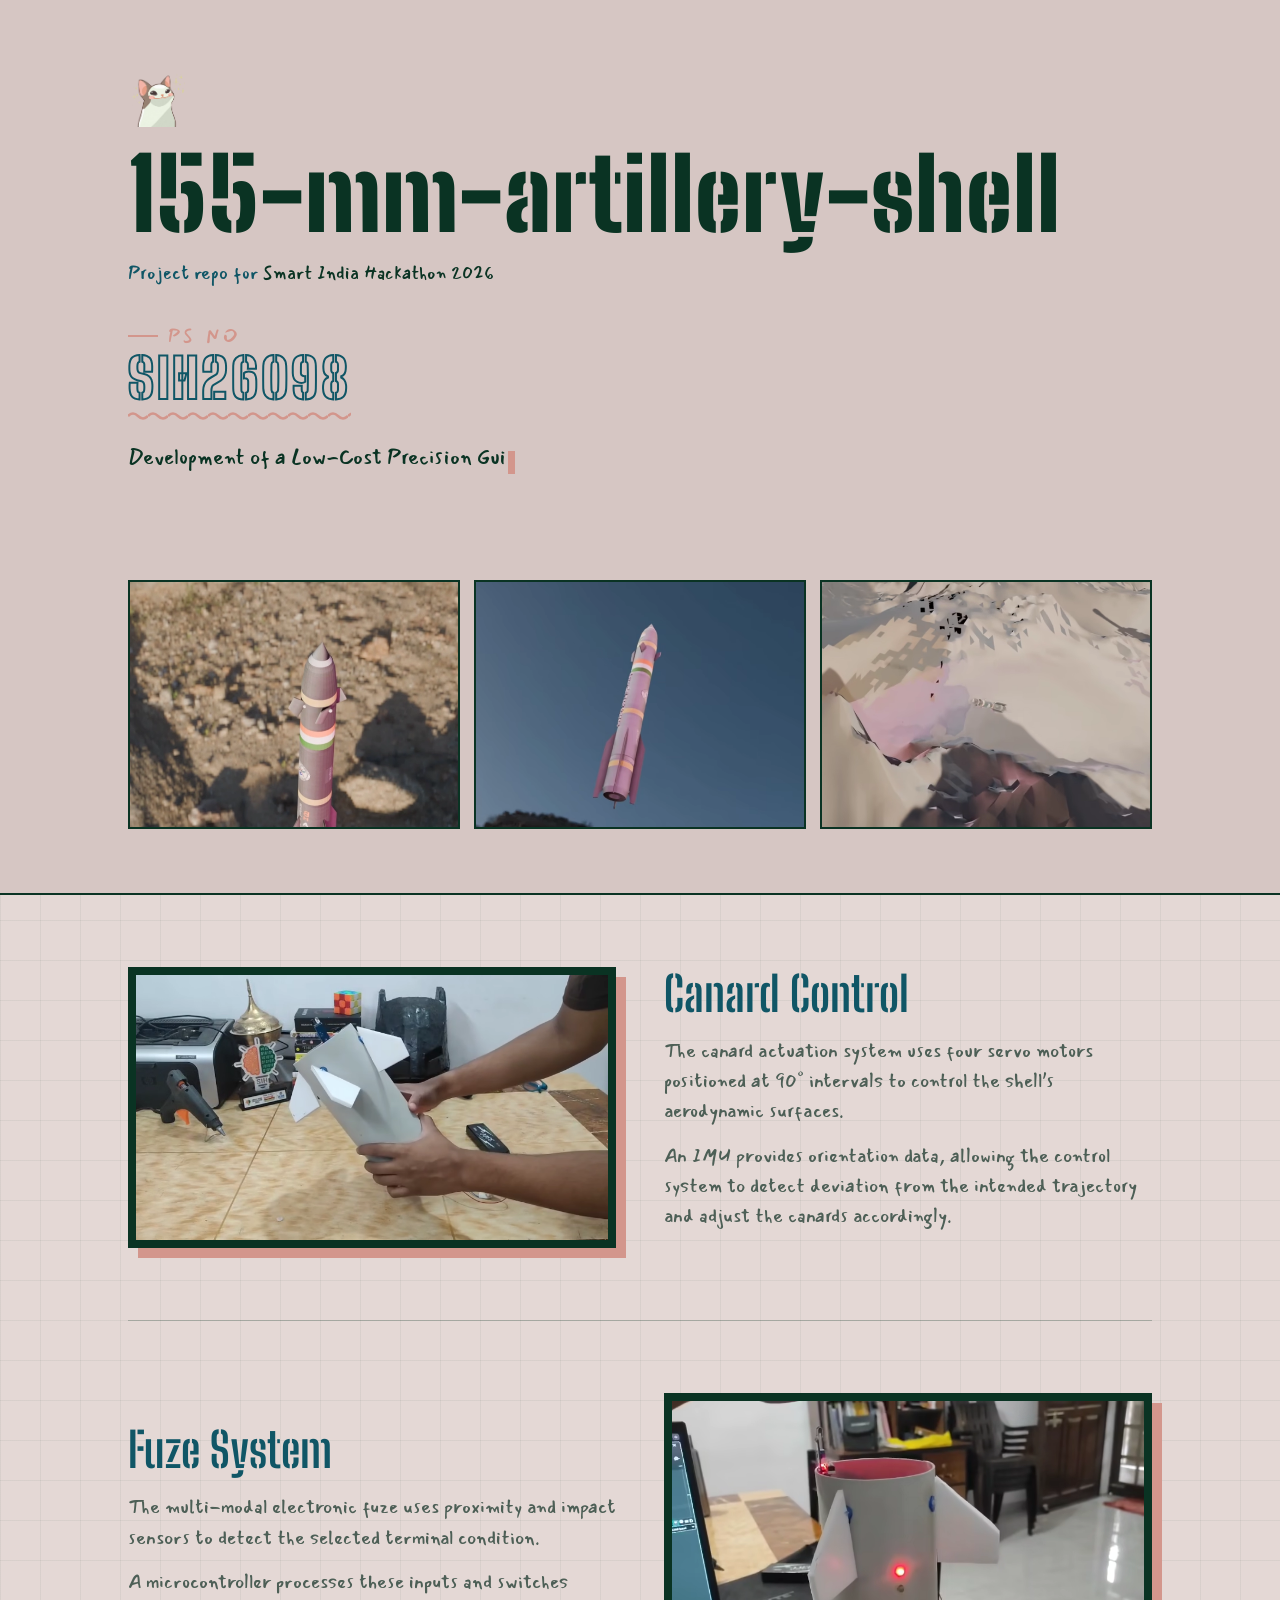
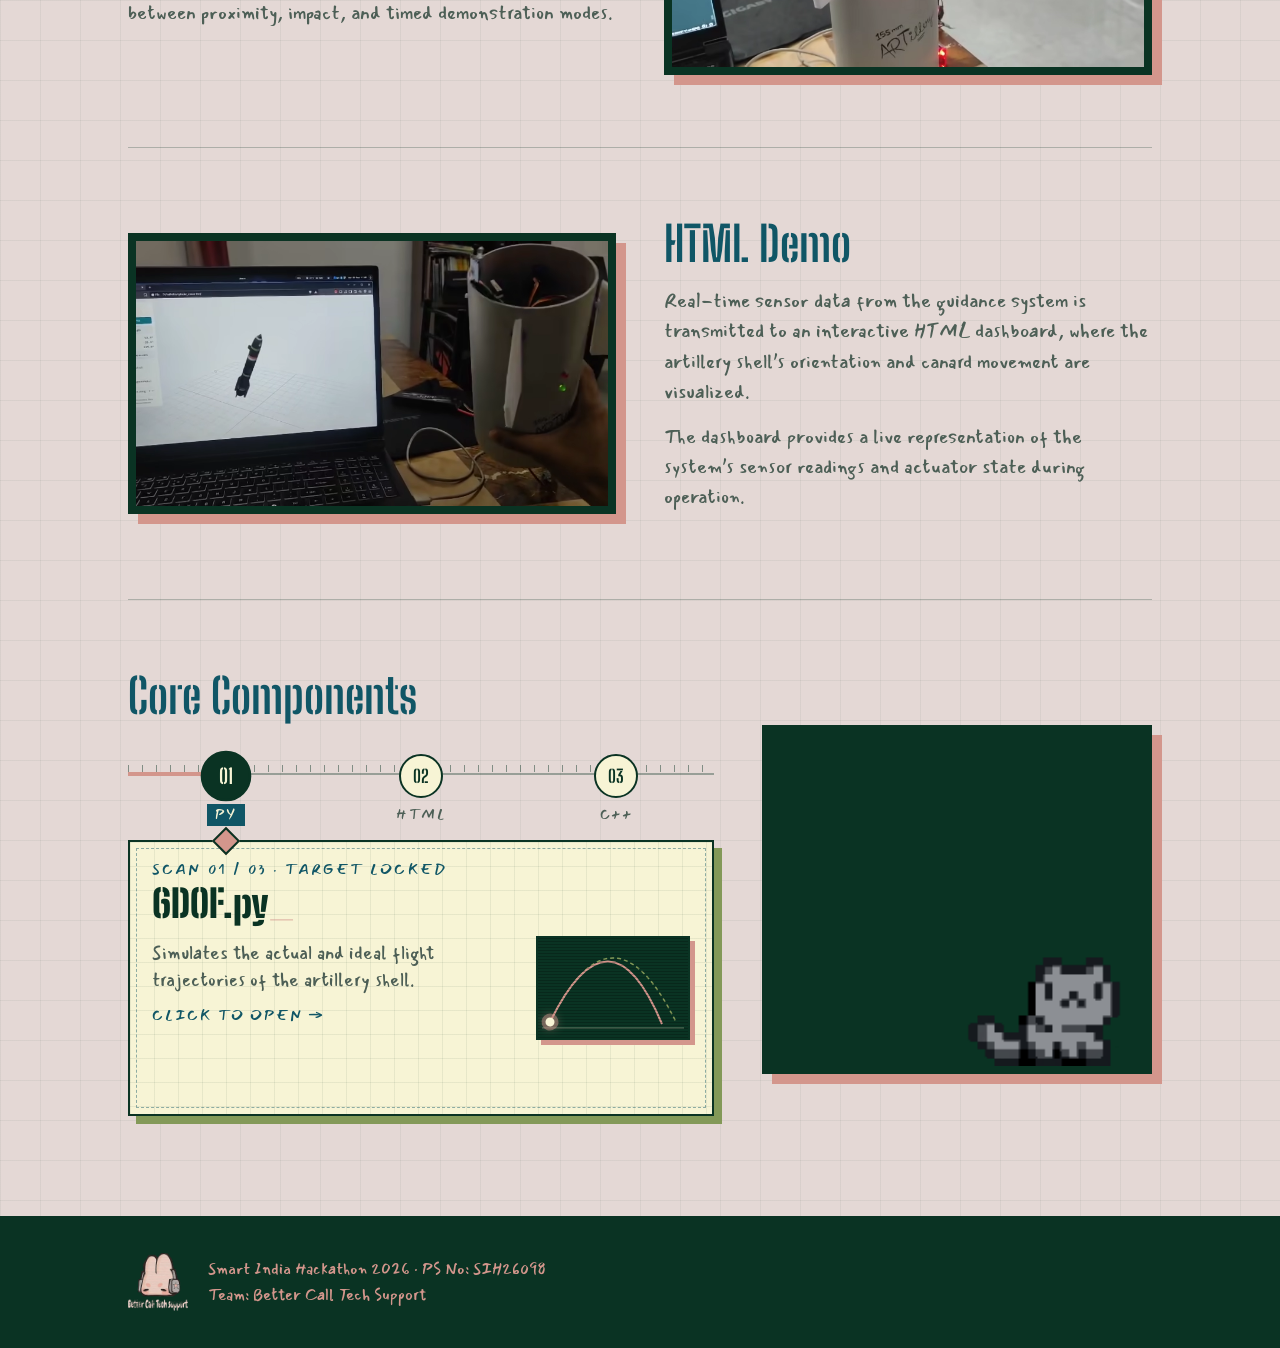
<file: index.html>
<!DOCTYPE html>
<html lang="en">

<head>
    <meta charset="UTF-8">
    <meta name="viewport" content="width=device-width, initial-scale=1">
    <title>155-mm-artillery-shell · Smart India Hackathon 2026</title>
    <link rel="icon" href="assets/images/catt.png">
    <link rel="preconnect" href="https://fonts.googleapis.com">
    <link rel="preconnect" href="https://fonts.gstatic.com" crossorigin>
    <link <link <link
        href="https://fonts.googleapis.com/css2?family=Big+Shoulders+Stencil+Display:wght@700;900&family=Mansalva&display=swap"
        rel="stylesheet">

    <link rel="stylesheet" href="style.css">
</head>

<body>

    <header class="hero">
        <div class="wrap">
            <img class="hero-logo" src="assets/images/catt.png" alt="Project logo">
            <h1>155-mm-artillery-shell</h1>
            <p class="event">Project repo for <em>Smart India Hackathon 2026</em></p>
            <div class="brief">
                <span class="brief-id"><small>PS No</small>SIH26098</span>
                <p class="typed"
                    aria-label="Development of a Low-Cost Precision Guidance and Smart Electronic Fuze System for a 155 mm Artillery Shell">
                    Development of a Low-Cost Precision Guidance and Smart Electronic Fuze System for a 155 mm Artillery
                    Shell</p>
            </div>
            <div class="reel">
                <img src="assets/demo-videos/canard-view.avif" alt="Canard view">
                <img src="assets/demo-videos/skyview.avif" alt="Sky view">
                <img src="assets/demo-videos/artillery-impact.avif" alt="Artillery impact">
            </div>
        </div>
    </header>
    <main class="wrap">

        <section class="feature">
            <figure class="frame"><img src="assets/demo-videos/canard-demo.avif" alt="Canard control demo"></figure>
            <div class="copy">
                <h2>Canard Control</h2>
                <p>The canard actuation system uses four servo motors positioned at 90° intervals to control the shell’s
                    aerodynamic surfaces.</p>
                <p>An IMU provides orientation data, allowing the control system to detect deviation from the intended
                    trajectory and adjust the canards accordingly.</p>
            </div>
        </section>

        <section class="feature flip">
            <figure class="frame"><img src="assets/demo-videos/fuze-system.avif" alt="Fuze system demo"></figure>
            <div class="copy">
                <h2>Fuze System</h2>
                <p>The multi-modal electronic fuze uses proximity and impact sensors to detect the selected terminal
                    condition.</p>
                <p>A microcontroller processes these inputs and switches between proximity, impact, and timed
                    demonstration modes.</p>
            </div>
        </section>

        <section class="feature">
            <figure class="frame"><img src="assets/demo-videos/digital-demo.avif" alt="HTML dashboard demo"></figure>
            <div class="copy">
                <h2>HTML Demo</h2>
                <p>Real-time sensor data from the guidance system is transmitted to an interactive HTML dashboard, where
                    the artillery shell’s orientation and canard movement are visualized.</p>
                <p>The dashboard provides a live representation of the system’s sensor readings and actuator state
                    during operation.</p>
            </div>
        </section>

        <section class="components">
            <div class="comp-list">
                <h2>Core Components</h2>
                <nav class="cards" aria-label="Core components">
                    <a class="card" href="https://github.com/arwrarwr/SIH26-project-repo/blob/main/6DOF.py">
                        <span class="card-tag">PY</span>
                        <strong>6DOF.py</strong>
                        <span class="card-desc">Simulates the actual and ideal flight trajectories of the artillery
                            shell.</span>
                        <span class="card-arrow" aria-hidden="true">→</span>
                    </a>
                    <a class="card"
                        href="https://github.com/arwrarwr/SIH26-project-repo/blob/main/artillery_viewer.html">
                        <span class="card-tag">HTML</span>
                        <strong>artillery_viewer.html</strong>
                        <span class="card-desc">Interactive dashboard that mirrors the orientation of the shell during
                            flight.</span>
                        <span class="card-arrow" aria-hidden="true">→</span>
                    </a>
                    <a class="card" href="https://github.com/arwrarwr/SIH26-project-repo/blob/main/final.cpp">
                        <span class="card-tag">C++</span>
                        <strong>final.cpp</strong>
                        <span class="card-desc">Microcontroller firmware for the canard actuation and electronic fuze
                            systems.</span>
                        <span class="card-arrow" aria-hidden="true">→</span>
                    </a>
                </nav>
            </div>
            <figure class="frame"><img src="assets/images/cattgit.avif" alt="Project illustration"></figure>
        </section>

    </main>

    <footer>
        <div class="wrap foot">
            <img src="assets/images/logo-w.png" alt="Team logo">
            <p>Smart India Hackathon 2026 · PS No: SIH26098<br>Team: Better Call Tech Support</p>
        </div>
    </footer>

    <script>
        (function () {
            var el = document.querySelector('.typed');
            if (!el || window.matchMedia('(prefers-reduced-motion: reduce)').matches) return;
            var text = el.textContent, i = 0;
            el.textContent = '';
            el.classList.add('typing');
            (function tick() {
                el.textContent = text.slice(0, ++i);
                if (i < text.length) setTimeout(tick, 28);
                else el.classList.add('done');
            })();
        })();
    </script>

</body>

</html>
</file>
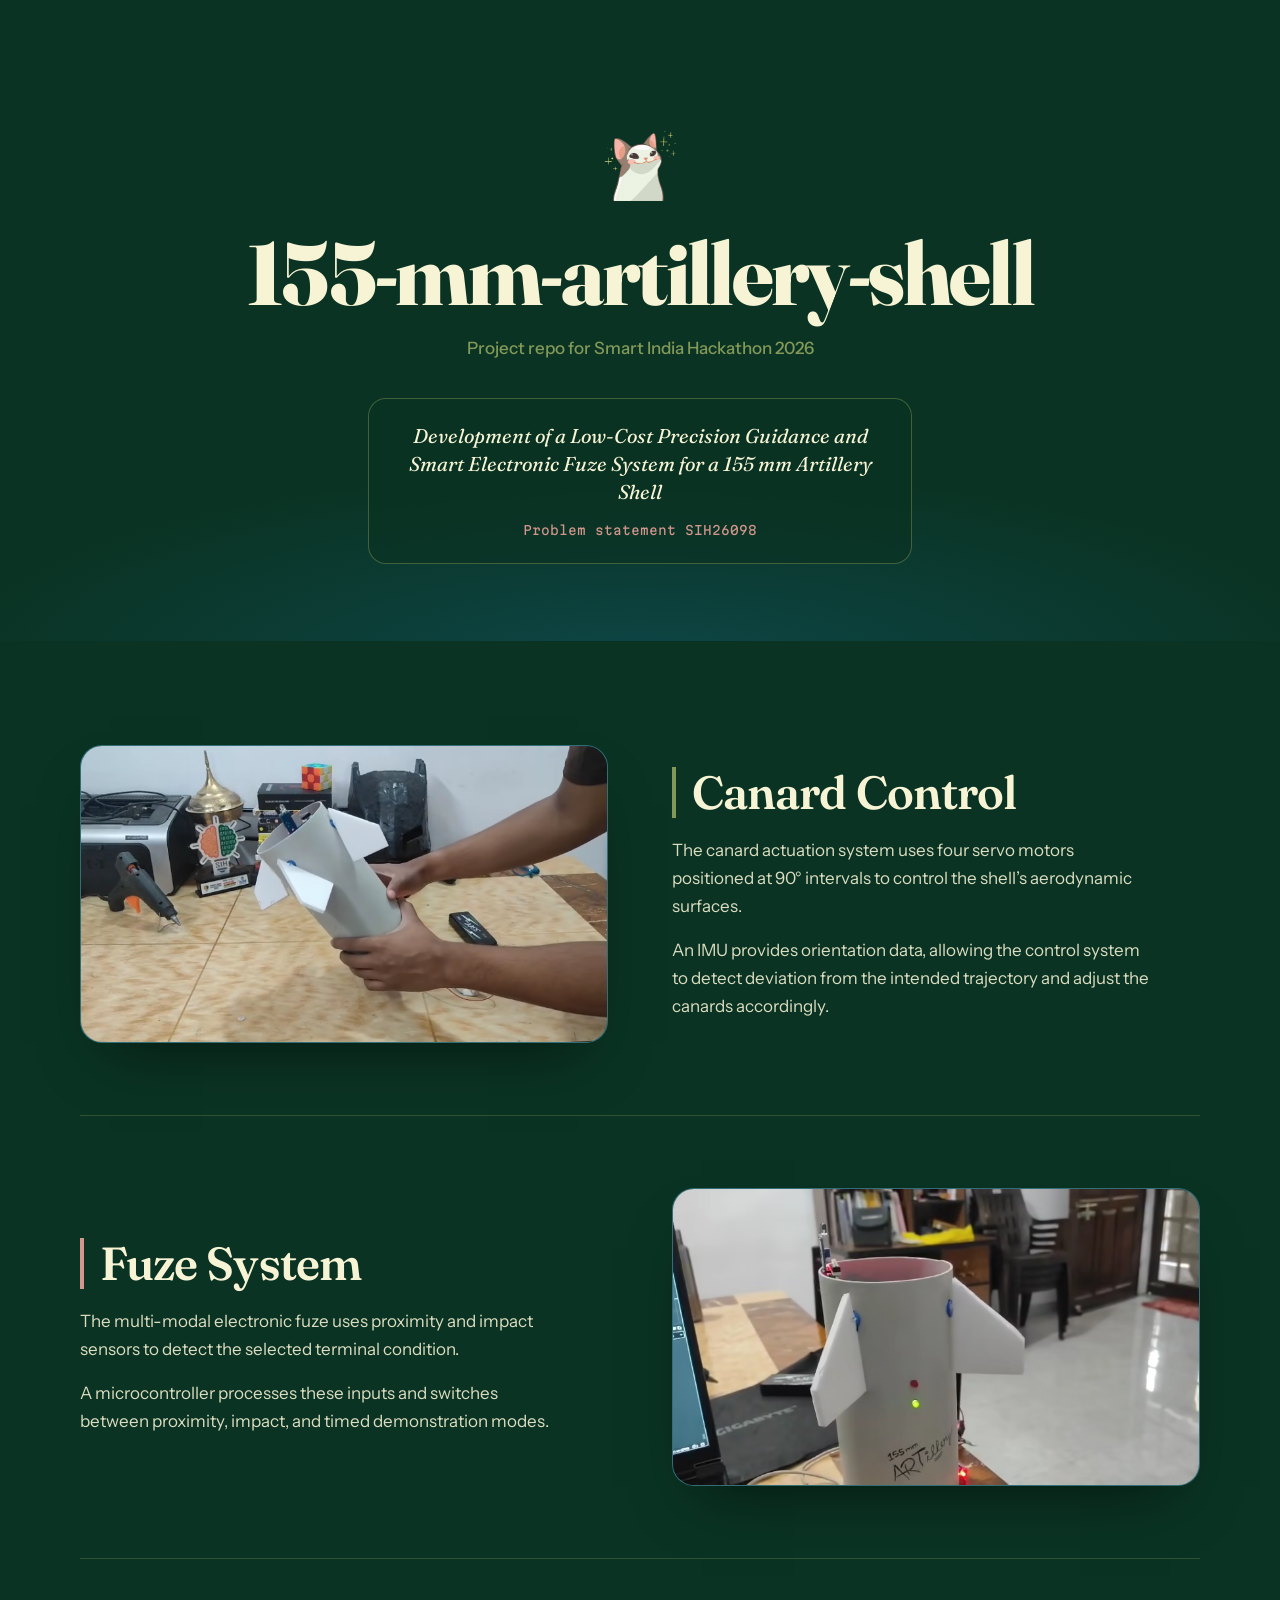
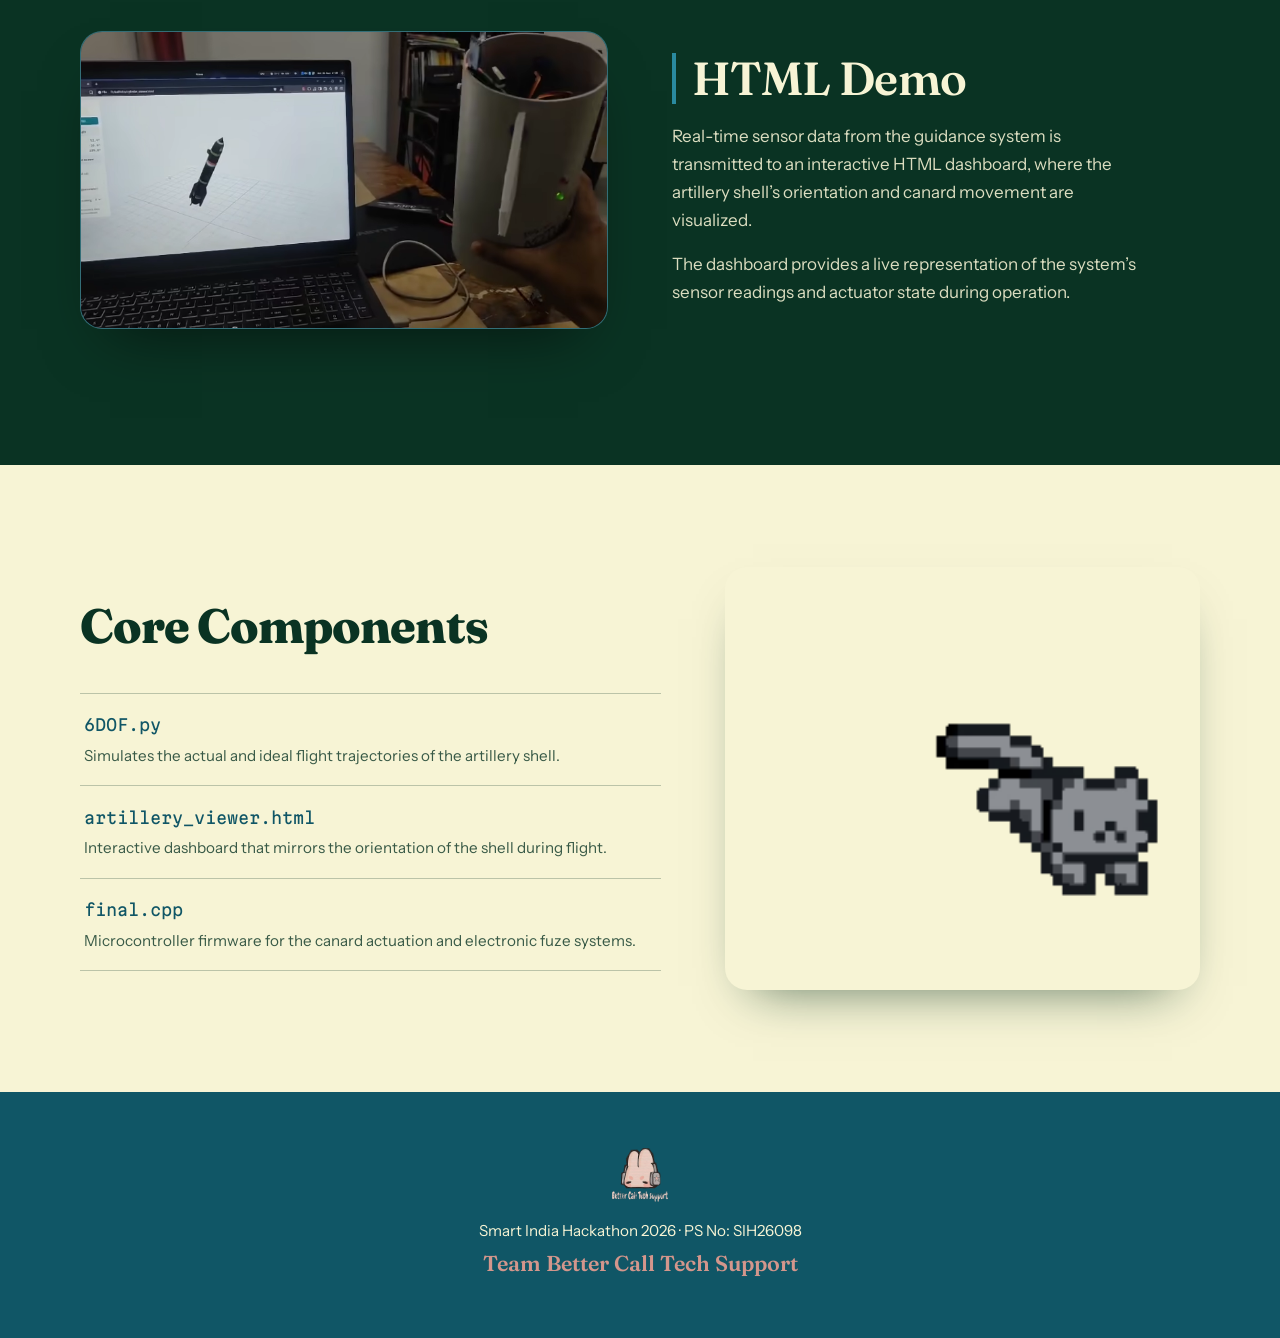
<file: yo2.html>
<!DOCTYPE html>
<html lang="en">

<head>
  <meta charset="UTF-8">
  <meta name="viewport" content="width=device-width, initial-scale=1">
  <title>155-mm-artillery-shell · Smart India Hackathon 2026</title>
  <meta name="description"
    content="Low-cost precision guidance and smart electronic fuze system for a 155 mm artillery shell. SIH26098.">
  <link rel="icon" href="assets/images/catt.png">
  <link rel="preconnect" href="https://fonts.googleapis.com">
  <link rel="preconnect" href="https://fonts.gstatic.com" crossorigin>
  <link
    href="https://fonts.googleapis.com/css2?family=Fraunces:opsz,wght@9..144,400;9..144,600;9..144,800&family=Instrument+Sans:wght@400;500;600&family=Martian+Mono:wght@400&display=swap"
    rel="stylesheet">
  <style>
    :root {
      --dark: #0A3323;
      --moss: #839958;
      --beige: #F7F4D5;
      --rose: #D3968C;
      --teal: #105666;
      --display: 'Fraunces', Georgia, serif;
      --body: 'Instrument Sans', system-ui, sans-serif;
      --mono: 'Martian Mono', ui-monospace, monospace;
    }

    * {
      box-sizing: border-box;
      margin: 0;
      padding: 0
    }

    html {
      scroll-behavior: smooth
    }

    body {
      background: var(--dark);
      color: var(--beige);
      font-family: var(--body);
      font-size: 1.0625rem;
      line-height: 1.65;
      -webkit-font-smoothing: antialiased
    }

    img {
      display: block;
      max-width: 100%
    }

    a {
      color: inherit
    }

    :focus-visible {
      outline: 2px solid var(--rose);
      outline-offset: 3px;
      border-radius: 4px
    }

    .wrap {
      width: min(1120px, 100% - 3rem);
      margin-inline: auto
    }

    /* Hero */
    .hero {
      padding: clamp(4rem, 10vw, 8rem) 0 clamp(3rem, 6vw, 5rem);
      text-align: center;
      position: relative;
      overflow: hidden
    }

    .hero::before {
      content: "";
      position: absolute;
      inset: auto -10% -40% -10%;
      height: 70%;
      background: radial-gradient(ellipse at center, var(--teal) 0%, transparent 65%);
      opacity: .55;
      pointer-events: none
    }

    .hero>.wrap {
      position: relative
    }

    .logo {
      width: 72px;
      height: auto;
      margin: 0 auto 1.75rem
    }

    .hero h1 {
      font-family: var(--display);
      font-weight: 800;
      font-size: clamp(2.6rem, 7vw, 5.5rem);
      line-height: 1;
      letter-spacing: -.03em;
      color: var(--beige)
    }

    .hero .event {
      margin-top: 1.1rem;
      color: var(--moss);
      font-weight: 500
    }

    .problem {
      max-width: 34rem;
      margin: 2.25rem auto 0;
      padding: 1.4rem 1.6rem;
      border: 1px solid color-mix(in srgb, var(--moss) 45%, transparent);
      border-radius: 18px;
      background: color-mix(in srgb, var(--dark) 70%, black 0%)
    }

    .problem p {
      font-family: var(--display);
      font-style: italic;
      font-size: 1.25rem;
      line-height: 1.4
    }

    .problem small {
      display: block;
      margin-top: .9rem;
      font-family: var(--mono);
      font-size: .78rem;
      color: var(--rose)
    }

    /* Features */
    .features {
      padding: 2rem 0 4rem
    }

    .feature {
      display: grid;
      grid-template-columns: 1fr 1fr;
      gap: clamp(2rem, 5vw, 4.5rem);
      align-items: center;
      padding: clamp(2.5rem, 6vw, 4.5rem) 0
    }

    .feature+.feature {
      border-top: 1px solid color-mix(in srgb, var(--moss) 30%, transparent)
    }

    .feature:nth-child(even) .media {
      order: 2
    }

    .media {
      border-radius: 22px;
      overflow: hidden;
      background: var(--teal);
      border: 1px solid color-mix(in srgb, var(--beige) 15%, transparent);
      box-shadow: 0 30px 60px -30px rgba(0, 0, 0, .6)
    }

    .media img {
      width: 100%;
      height: auto
    }

    .feature h2 {
      font-family: var(--display);
      font-weight: 600;
      font-size: clamp(1.9rem, 4vw, 2.9rem);
      line-height: 1.1;
      letter-spacing: -.02em;
      margin-bottom: 1.1rem;
      padding-left: 1rem;
      border-left: 4px solid var(--accent, var(--moss))
    }

    .feature p {
      max-width: 30rem;
      color: color-mix(in srgb, var(--beige) 88%, var(--dark))
    }

    .feature p+p {
      margin-top: 1rem
    }

    .feature:nth-child(1) {
      --accent: var(--moss)
    }

    .feature:nth-child(2) {
      --accent: var(--rose)
    }

    .feature:nth-child(3) {
      --accent: var(--teal)
    }

    .feature:nth-child(3) h2 {
      border-left-color: #2a8aa0
    }

    /* Components */
    .components {
      background: var(--beige);
      color: var(--dark);
      padding: clamp(4rem, 8vw, 6.5rem) 0
    }

    .components .wrap {
      display: grid;
      grid-template-columns: 1.1fr .9fr;
      gap: clamp(2rem, 5vw, 4.5rem);
      align-items: center
    }

    .components h2 {
      font-family: var(--display);
      font-weight: 800;
      font-size: clamp(2rem, 4vw, 3rem);
      letter-spacing: -.02em;
      margin-bottom: 1.75rem
    }

    .files {
      list-style: none;
      border-top: 1px solid color-mix(in srgb, var(--dark) 25%, transparent)
    }

    .files li {
      border-bottom: 1px solid color-mix(in srgb, var(--dark) 25%, transparent)
    }

    .files a {
      display: block;
      padding: 1.1rem .25rem;
      text-decoration: none;
      transition: background .2s, padding .2s
    }

    .files a:hover {
      background: color-mix(in srgb, var(--moss) 22%, transparent);
      padding-inline: 1rem
    }

    .files strong {
      font-family: var(--mono);
      font-weight: 400;
      font-size: 1rem;
      color: var(--teal)
    }

    .files span {
      display: block;
      margin-top: .2rem;
      font-size: .95rem;
      color: color-mix(in srgb, var(--dark) 80%, var(--beige))
    }

    .components .art {
      border-radius: 22px;
      overflow: hidden;
      box-shadow: 0 24px 50px -28px rgba(10, 51, 35, .7)
    }

    .components .art img {
      width: 100%;
      height: auto
    }

    /* Footer */
    footer {
      padding: 3.5rem 0;
      text-align: center;
      background: var(--teal)
    }

    footer img {
      width: 56px;
      height: auto;
      margin: 0 auto 1rem
    }

    footer p {
      font-size: .95rem
    }

    footer .team {
      font-family: var(--display);
      font-size: 1.35rem;
      font-weight: 600;
      margin-top: .2rem;
      color: var(--rose)
    }

    /* One entrance moment */
    @media (prefers-reduced-motion:no-preference) {
      .hero .wrap>* {
        animation: rise .9s cubic-bezier(.2, .7, .2, 1) both
      }

      .hero .wrap>*:nth-child(2) {
        animation-delay: .1s
      }

      .hero .wrap>*:nth-child(3) {
        animation-delay: .2s
      }

      .hero .wrap>*:nth-child(4) {
        animation-delay: .3s
      }

      @keyframes rise {
        from {
          opacity: 0;
          transform: translateY(18px)
        }

        to {
          opacity: 1;
          transform: none
        }
      }
    }

    @media (max-width:800px) {

      .feature,
      .components .wrap {
        grid-template-columns: 1fr
      }

      .feature:nth-child(even) .media {
        order: 0
      }

      .components .art {
        order: -1
      }
    }
  </style>
</head>

<body>

  <header class="hero">
    <div class="wrap">
      <img class="logo" src="assets/images/catt.png" alt="Project logo">
      <h1>155-mm-artillery-shell</h1>
      <p class="event">Project repo for Smart India Hackathon 2026</p>
      <div class="problem">
        <p>Development of a Low-Cost Precision Guidance and Smart Electronic Fuze System for a 155 mm Artillery Shell
        </p>
        <small>Problem statement SIH26098</small>
      </div>
    </div>
  </header>

  <main>
    <section class="features wrap" aria-label="System overview">
      <article class="feature">
        <div class="media"><img src="assets/demo-videos/canard-demo.avif" alt="Canard control demo" loading="lazy">
        </div>
        <div>
          <h2>Canard Control</h2>
          <p>The canard actuation system uses four servo motors positioned at 90° intervals to control the shell’s
            aerodynamic surfaces.</p>
          <p>An IMU provides orientation data, allowing the control system to detect deviation from the intended
            trajectory and adjust the canards accordingly.</p>
        </div>
      </article>

      <article class="feature">
        <div class="media"><img src="assets/demo-videos/fuze-system.avif" alt="Fuze system demo" loading="lazy"></div>
        <div>
          <h2>Fuze System</h2>
          <p>The multi-modal electronic fuze uses proximity and impact sensors to detect the selected terminal
            condition.</p>
          <p>A microcontroller processes these inputs and switches between proximity, impact, and timed demonstration
            modes.</p>
        </div>
      </article>

      <article class="feature">
        <div class="media"><img src="assets/demo-videos/digital-demo.avif" alt="HTML dashboard demo" loading="lazy">
        </div>
        <div>
          <h2>HTML Demo</h2>
          <p>Real-time sensor data from the guidance system is transmitted to an interactive HTML dashboard, where the
            artillery shell’s orientation and canard movement are visualized.</p>
          <p>The dashboard provides a live representation of the system’s sensor readings and actuator state during
            operation.</p>
        </div>
      </article>
    </section>

    <section class="components" aria-labelledby="core">
      <div class="wrap">
        <div>
          <h2 id="core">Core Components</h2>
          <ul class="files">
            <li><a
                href="https://github.com/osgilliath/SIH26-project-repo/blob/main/6DOF.py"><strong>6DOF.py</strong><span>Simulates
                  the actual and ideal flight trajectories of the artillery shell.</span></a></li>
            <li><a
                href="https://github.com/osgilliath/SIH26-project-repo/blob/main/artillery_viewer.html"><strong>artillery_viewer.html</strong><span>Interactive
                  dashboard that mirrors the orientation of the shell during flight.</span></a></li>
            <li><a
                href="https://github.com/osgilliath/SIH26-project-repo/blob/main/final.cpp"><strong>final.cpp</strong><span>Microcontroller
                  firmware for the canard actuation and electronic fuze systems.</span></a></li>
          </ul>
        </div>
        <div class="art"><img src="assets/images/cattgit.avif" alt="Project illustration" loading="lazy"></div>
      </div>
    </section>
  </main>

  <footer>
    <img src="assets/images/logo-w.png" alt="Team logo">
    <p>Smart India Hackathon 2026 · PS No: SIH26098</p>
    <p class="team">Team Better Call Tech Support</p>
  </footer>

</body>

</html>
</file>
<file: style.css>
:root {
    --dark: #0A3323;
    --moss: #839958;
    --beige: #F7F4D5;
    --rosy: #D3968C;
    --midnight: #105666;
    --bg: #E4D8D5;
    --bg-deep: #D6C6C3;
    --ink: #0A3323;
    --muted: #4d5f56;
    --display: "Big Shoulders Stencil Display", "Impact", sans-serif;
    --mono: "Mansalva", "Segoe Print", "Comic Sans MS", cursive;
}

* {
    box-sizing: border-box;
    margin: 0;
    padding: 0
}

html {
    scroll-behavior: smooth
}

body {
    font-family: var(--mono);
    font-size: 19px;
    line-height: 1.6;
    color: var(--ink);
    background: var(--bg);
    background-image: linear-gradient(rgba(10, 51, 35, .05) 1px, transparent 1px), linear-gradient(90deg, rgba(10, 51, 35, .05) 1px, transparent 1px);
    background-size: 40px 40px;
}

.wrap {
    max-width: 1080px;
    margin: 0 auto;
    padding: 0 28px
}

img {
    display: block;
    max-width: 100%
}

em {
    font-style: normal
}

/* ---------- hero ---------- */
.hero {
    padding: 72px 0 64px;
    border-bottom: 2px solid var(--dark);
    background: var(--bg-deep)
}

.hero-logo {
    width: 60px;
    height: 55px;
    object-fit: contain;
    margin-bottom: 20px
}

h1 {
    font-family: var(--display);
    font-weight: 900;
    font-size: clamp(2.6rem, 8.5vw, 6.2rem);
    line-height: .95;
    letter-spacing: .01em;
    color: var(--dark);
}

.event {
    margin-top: 18px;
    color: var(--midnight);
    font-size: 18px;
}

.event em {
    color: var(--dark);
}

/* ---------- animated brief (no box) ---------- */
.brief {
    margin-top: 28px;
    max-width: 640px;
    position: relative
}

/* outlined number + drawn underline (no box) */
.brief-id {
    position: relative;
    display: inline-flex;
    flex-direction: column;
    align-items: flex-start;
    margin: 0 0 20px;
    padding: 0 0 16px;
    font-family: var(--display);
    font-weight: 900;
    font-size: clamp(2.2rem, 6vw, 3.4rem);
    line-height: 1;
    letter-spacing: .05em;
    color: transparent;
    -webkit-text-stroke: 2px var(--midnight);
    transition: color .3s;
}

.brief-id small {
    display: flex;
    align-items: center;
    gap: 10px;
    margin-bottom: 6px;
    font-family: var(--mono);
    font-weight: 400;
    font-size: 18px;
    letter-spacing: .22em;
    text-transform: uppercase;
    color: var(--rosy);
    -webkit-text-stroke: 0;
}

.brief-id small::before {
    content: "";
    width: 30px;
    height: 2px;
    background: var(--rosy)
}

/* wavy underline */
.brief-id::after {
    content: "";
    position: absolute;
    left: 0;
    bottom: 0;
    width: 100%;
    height: 10px;
    background: url("data:image/svg+xml,%3Csvg xmlns='http://www.w3.org/2000/svg' viewBox='0 0 20 10'%3E%3Cpath d='M0 5Q5 0 10 5T20 5' fill='none' stroke='%23D3968C' stroke-width='2.5'/%3E%3C/svg%3E") repeat-x 0 0/20px 10px;
    animation: draw 1s .5s ease both;
}

.brief-id:hover {
    color: var(--midnight)
}

@keyframes draw {
    from {
        clip-path: inset(0 100% 0 0)
    }
}

/* typed problem statement */
.typed {
    color: var(--dark);
    font-size: 21px;
    min-height: 4.5em
}

.typed.typing::after {
    content: "";
    display: inline-block;
    width: .55ch;
    height: 1.1em;
    margin-left: 2px;
    background: var(--rosy);
    vertical-align: text-bottom;
    animation: blink .8s steps(1) infinite;
}

.typed.done::after {
    animation: blink .8s steps(1) 4, fadeOut .3s ease 3.4s forwards
}

.reel {
    display: grid;
    grid-template-columns: repeat(3, 1fr);
    gap: 14px;
    margin-top: 44px
}

.reel img {
    width: 100%;
    aspect-ratio: 4/3;
    object-fit: cover;
    border: 2px solid var(--dark);
    background: var(--dark)
}

/* ---------- features ---------- */
.feature {
    display: grid;
    grid-template-columns: 1fr 1fr;
    gap: 48px;
    align-items: center;
    padding: 72px 0;
    border-bottom: 1px solid rgba(10, 51, 35, .25)
}

.feature.flip .frame {
    order: 2
}

h2 {
    font-family: var(--display);
    font-weight: 700;
    font-size: clamp(2rem, 4.5vw, 3rem);
    line-height: 1;
    color: var(--midnight);
    margin-bottom: 18px
}

.copy p {
    color: var(--muted);
    margin-bottom: 14px;
    max-width: 46ch
}

.frame {
    position: relative;
    background: var(--dark);
    padding: 8px;
    box-shadow: 10px 10px 0 var(--rosy)
}

.frame img {
    width: 100%
}

/* ---------- components: technical scanner ---------- */
.components {
    display: grid;
    grid-template-columns: 1.5fr 1fr;
    gap: 48px;
    align-items: center;
    padding: 72px 0 88px
}

.comp-list h2 {
    margin-bottom: 28px
}

.cards {
    --axis-h: 92px;
    --disp-h: 272px;
    --node-cy: 26px;
    position: relative;
    display: grid;
    grid-template-columns: repeat(3, 1fr);
    padding-bottom: calc(var(--disp-h) + 16px);
    counter-reset: node;
    /* axis: progress fill, base line, tick marks */
    background-image:
        linear-gradient(var(--rosy), var(--rosy)),
        linear-gradient(rgba(10, 51, 35, .35), rgba(10, 51, 35, .35)),
        repeating-linear-gradient(90deg, rgba(10, 51, 35, .45) 0 1px, transparent 1px 14px);
    background-repeat: no-repeat;
    background-position: 0 calc(var(--node-cy) - 2px), 0 calc(var(--node-cy) - 1px), 0 calc(var(--node-cy) - 9px);
    background-size: 16.667% 4px, 100% 2px, 100% 7px;
    transition: background-size .45s cubic-bezier(.7, 0, .2, 1);
}

.cards:has(.card:nth-child(2):is(:hover, :focus-visible)) {
    background-size: 50% 4px, 100% 2px, 100% 7px
}

.cards:has(.card:nth-child(3):is(:hover, :focus-visible)) {
    background-size: 83.333% 4px, 100% 2px, 100% 7px
}

/* central display panel */
.cards::before {
    content: "";
    position: absolute;
    left: 0;
    right: 0;
    top: var(--axis-h);
    height: var(--disp-h);
    background:
        linear-gradient(rgba(10, 51, 35, .07) 1px, transparent 1px) 0 0/24px 24px,
        linear-gradient(90deg, rgba(10, 51, 35, .07) 1px, transparent 1px) 0 0/24px 24px,
        var(--beige);
    border: 2px solid var(--dark);
    outline: 1px dashed rgba(16, 86, 102, .45);
    outline-offset: -9px;
    box-shadow: 8px 8px 0 var(--moss);
    transition: box-shadow .3s;
}

.cards:has(.card:is(:hover, :focus-visible))::before {
    box-shadow: 8px 8px 0 var(--rosy)
}

/* scanner head: slides along the panel edge to the active node */
.cards::after {
    content: "";
    position: absolute;
    top: calc(var(--axis-h) - 9px);
    left: 16.667%;
    width: 16px;
    height: 16px;
    background: var(--rosy);
    border: 2px solid var(--dark);
    transform: translateX(-50%) rotate(45deg);
    pointer-events: none;
    transition: left .45s cubic-bezier(.7, 0, .2, 1);
}

.cards:has(.card:nth-child(2):is(:hover, :focus-visible))::after {
    left: 50%
}

.cards:has(.card:nth-child(3):is(:hover, :focus-visible))::after {
    left: 83.333%
}

/* node (the card's own box is the hit area) */
.card {
    position: static;
    display: flex;
    flex-direction: column;
    align-items: center;
    height: var(--axis-h);
    counter-increment: node;
    text-decoration: none;
    color: inherit;
    outline: none;
}

.card::before {
    content: counter(node, decimal-leading-zero);
    margin-top: 6px;
    width: 40px;
    height: 40px;
    display: grid;
    place-items: center;
    border-radius: 50%;
    background: var(--beige);
    border: 2px solid var(--dark);
    font: 700 18px/1 var(--display);
    color: var(--dark);
    transition: transform .25s, background .25s, color .25s;
}

.card:focus-visible::before {
    outline: 2px solid var(--midnight);
    outline-offset: 4px
}

.card-tag {
    margin-top: 6px;
    padding: 0 8px;
    font-size: 14px;
    letter-spacing: .1em;
    color: var(--muted);
    transition: background .25s, color .25s
}

/* display contents: hidden until their node is active */
.card strong,
.card-desc,
.card-arrow,
.card::after {
    position: absolute;
    visibility: hidden
}

/* invisible hit area over the panel + sweeping scan beam */
.card::after {
    content: "";
    left: 0;
    right: 0;
    top: var(--axis-h);
    height: var(--disp-h);
    background: linear-gradient(90deg, transparent, rgba(211, 150, 140, .35) 70%, rgba(211, 150, 140, .85) 97%, transparent) no-repeat;
    background-size: 90px 100%;
    background-position: -90px 0;
}

.card strong {
    left: 24px;
    right: 24px;
    top: calc(var(--axis-h) + 20px);
    white-space: nowrap;
    font-family: var(--display);
    font-weight: 900;
    font-size: clamp(1.7rem, 4vw, 2.4rem);
    line-height: 1;
    color: var(--dark);
}

.card strong::before {
    content: "SCAN " counter(node, decimal-leading-zero) " / 03 · TARGET LOCKED";
    display: block;
    margin-bottom: 6px;
    font: 400 15px/1.2 var(--mono);
    letter-spacing: .14em;
    color: var(--midnight);
}

.card strong::after {
    content: "_";
    color: var(--rosy);
    animation: blink 1s steps(1) infinite
}

.card-desc {
    left: 24px;
    top: calc(var(--axis-h) + 100px);
    width: calc(100% - 154px - 68px);
    font-size: 18px;
    line-height: 1.5;
    color: var(--muted);
}

.card-desc::after {
    content: "CLICK TO OPEN →";
    display: block;
    margin-top: 10px;
    font-size: 15px;
    letter-spacing: .12em;
    color: var(--midnight);
    animation: nudge 1.4s ease-in-out infinite;
}

/* preview screen (the old arrow span becomes a mini monitor) */
.card-arrow {
    top: calc(var(--axis-h) + 96px);
    right: 24px;
    width: 154px;
    height: 104px;
    overflow: hidden;
    font-size: 0;
    color: transparent;
    background-color: var(--dark);
    border: 2px solid var(--dark);
    box-shadow: 5px 5px 0 var(--rosy);
    background-size: 100% 100%;
    background-repeat: no-repeat;
}

.card-arrow::before {
    /* CRT scanlines */
    content: "";
    position: absolute;
    inset: 0;
    background: repeating-linear-gradient(0deg, rgba(0, 0, 0, .22) 0 1px, transparent 1px 3px);
}

/* 01: ideal vs actual trajectory, shell flies the arc */
.card:nth-child(1) .card-arrow {
    background-image: url("data:image/svg+xml,%3Csvg xmlns='http://www.w3.org/2000/svg' viewBox='0 0 150 100'%3E%3Cpath d='M12 84Q75 -44 138 84' fill='none' stroke='%23839958' stroke-width='1.5' stroke-dasharray='4 3'/%3E%3Cpath d='M12 84Q72 -38 124 86' fill='none' stroke='%23D3968C' stroke-width='2'/%3E%3Cpath d='M4 90H146' stroke='%23F7F4D5' stroke-opacity='.4'/%3E%3C/svg%3E");
}

.card:nth-child(1) .card-arrow::after {
    content: "";
    position: absolute;
    left: 0;
    top: 0;
    width: 9px;
    height: 9px;
    border-radius: 50%;
    background: var(--beige);
    box-shadow: 0 0 0 4px rgba(211, 150, 140, .45), 0 0 12px var(--rosy);
    offset-path: path("M12 84 Q72 -38 124 86");
    animation: fly 2.8s cubic-bezier(.4, 0, .6, 1) infinite;
}

/* 02: attitude gauge with a tilting shell */
.card:nth-child(2) .card-arrow {
    background-image: url("data:image/svg+xml,%3Csvg xmlns='http://www.w3.org/2000/svg' viewBox='0 0 150 100'%3E%3Ccircle cx='75' cy='50' r='40' fill='none' stroke='%23839958' stroke-width='1.5'/%3E%3Ccircle cx='75' cy='50' r='26' fill='none' stroke='%23839958' stroke-opacity='.5' stroke-dasharray='2 3'/%3E%3Cpath d='M25 50H125M75 0V100' stroke='%23839958' stroke-opacity='.4'/%3E%3C/svg%3E");
}

.card:nth-child(2) .card-arrow::after {
    content: "";
    position: absolute;
    left: 50%;
    top: 50%;
    width: 70px;
    height: 18px;
    margin: -9px 0 0 -35px;
    background: linear-gradient(90deg, var(--beige) 0 20%, var(--rosy) 20% 30%, var(--beige) 30%);
    border-radius: 4px 100% 100% 4px/50%;
    animation: tilt 3.2s ease-in-out infinite alternate;
}

/* 03: PWM trace with a sweeping read head */
.card:nth-child(3) .card-arrow {
    background-image: url("data:image/svg+xml,%3Csvg xmlns='http://www.w3.org/2000/svg' viewBox='0 0 150 100'%3E%3Cpolyline points='0,70 10,70 10,30 30,30 30,70 50,70 50,30 78,30 78,70 98,70 98,30 118,30 118,70 138,70 138,30 150,30' fill='none' stroke='%23839958' stroke-width='2'/%3E%3Cpath d='M0 85H150' stroke='%23F7F4D5' stroke-opacity='.3' stroke-dasharray='3 3'/%3E%3C/svg%3E");
}

.card:nth-child(3) .card-arrow::after {
    content: "";
    position: absolute;
    top: 0;
    bottom: 0;
    left: 0;
    width: 2px;
    background: var(--rosy);
    box-shadow: 0 0 10px var(--rosy);
    animation: trace 2.4s linear infinite;
}

/* active node: hovered, focused, or node 01 by default */
.card:is(:hover, :focus-visible),
.cards:not(:has(.card:is(:hover, :focus-visible))) .card:first-child {
    &::before {
        background: var(--dark);
        color: var(--beige);
        transform: scale(1.15);
        animation: ping 1.6s ease-out infinite
    }

    & .card-tag {
        background: var(--midnight);
        color: var(--beige)
    }

    &::after {
        visibility: visible;
        animation: beam 2.8s .4s infinite
    }

    & strong {
        visibility: visible;
        animation: reveal .5s cubic-bezier(.2, .7, .2, 1) both
    }

    & .card-desc {
        visibility: visible;
        animation: reveal .5s .08s cubic-bezier(.2, .7, .2, 1) both
    }

    & .card-arrow {
        visibility: visible;
        animation: pop .45s .16s ease both
    }
}

/* ---------- footer ---------- */
footer {
    background: var(--dark);
    color: var(--beige);
    padding: 36px 0
}

.foot {
    display: flex;
    align-items: center;
    gap: 20px
}

.foot img {
    width: 60px;
    height: 60px;
    object-fit: contain
}

.foot p {
    font-size: 16px;
    color: var(--rosy)
}

/* ---------- animations ---------- */
@keyframes blink {
    50% {
        opacity: 0
    }
}

@keyframes fadeOut {
    to {
        opacity: 0
    }
}

@keyframes stampDown {
    0% {
        opacity: 0;
        transform: rotate(-30deg) scale(2.2)
    }

    60% {
        opacity: 1;
        transform: rotate(-10deg) scale(.94)
    }

    100% {
        opacity: 1;
        transform: rotate(-12deg) scale(1)
    }
}

@keyframes reveal {
    from {
        opacity: 0;
        clip-path: inset(-6px 100% -6px 0);
        transform: translateX(-10px)
    }

    to {
        opacity: 1;
        clip-path: inset(-6px);
        transform: none
    }
}

@keyframes pop {
    from {
        opacity: 0;
        transform: scale(.85)
    }

    to {
        opacity: 1;
        transform: none
    }
}

@keyframes ping {
    from {
        box-shadow: 0 0 0 0 rgba(211, 150, 140, .8)
    }

    to {
        box-shadow: 0 0 0 14px rgba(211, 150, 140, 0)
    }
}

@keyframes beam {
    0% {
        background-position: -90px 0
    }

    70%,
    100% {
        background-position: calc(100% + 90px) 0
    }
}

@keyframes nudge {
    50% {
        transform: translateX(6px)
    }
}

@keyframes fly {
    from {
        offset-distance: 0%
    }

    to {
        offset-distance: 100%
    }
}

@keyframes tilt {
    from {
        transform: rotate(-16deg)
    }

    to {
        transform: rotate(14deg)
    }
}

@keyframes trace {
    from {
        transform: translateX(0)
    }

    to {
        transform: translateX(150px)
    }
}

/* ---------- responsive ---------- */
@media(max-width:820px) {

    .feature,
    .components {
        grid-template-columns: 1fr;
        gap: 32px;
        padding: 48px 0
    }

    .feature.flip .frame {
        order: 0
    }

    .reel {
        grid-template-columns: 1fr
    }

    .reel img {
        aspect-ratio: 16/9
    }

    .frame {
        box-shadow: 6px 6px 0 var(--rosy)
    }

    /* scanner: preview moves below the text */
    .cards {
        --disp-h: 372px
    }

    .card-desc {
        width: calc(100% - 48px)
    }

    .card-arrow {
        top: calc(var(--axis-h) + 242px);
        right: auto;
        left: 24px
    }
}

/* ---------- reduced motion ---------- */
@media(prefers-reduced-motion:reduce) {

    *,
    *::before,
    *::after {
        animation: none !important;
        transition: none !important;
        scroll-behavior: auto !important
    }
}
</file>
